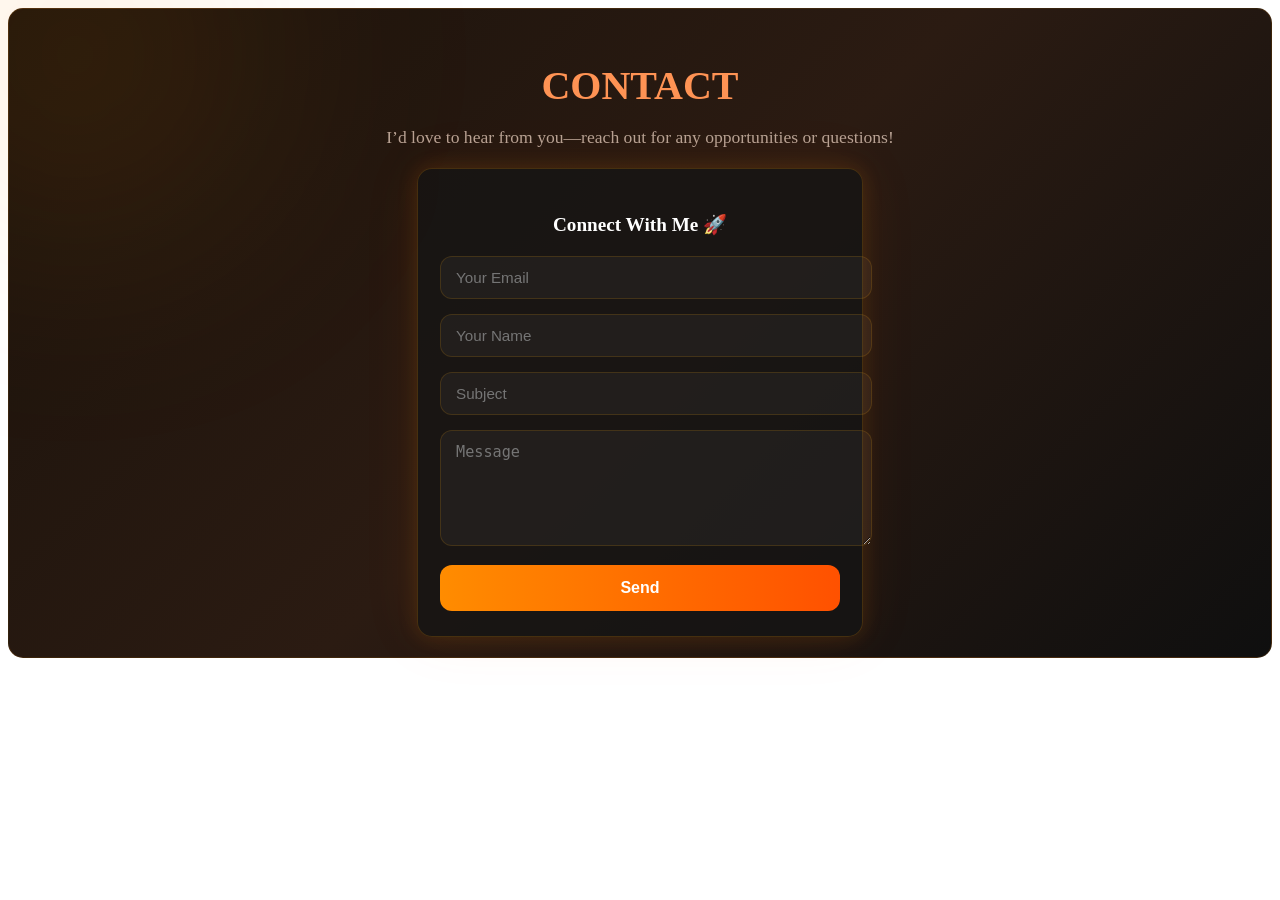
<file: pages/contact.html>
<!DOCTYPE html>
<html lang="en">
<head>
  <meta charset="UTF-8">
  <meta name="viewport" content="width=device-width, initial-scale=1.0">
  <link rel="stylesheet" href="/styles/contact.css">
  <title>Document</title>
</head>
<body>
  <section id="contact" class="contact-section">
    <h2 class="contact-section-title">CONTACT</h2>
    <p class="section-subtitle">I’d love to hear from you—reach out for any opportunities or questions!</p>
  
    <div class="contact-form-container">
      <form class="contact-form" id="contactForm">
        <h3>Connect With Me 🚀</h3>
      
        <input type="email" name="email" autocomplete="off" placeholder="Your Email" required />
        <input type="text" name="name" autocomplete="off" placeholder="Your Name" required />
        <input type="text" name="subject" autocomplete="off" placeholder="Subject" required />
        <textarea name="message" placeholder="Message" rows="5" required></textarea>
      
        <!-- Hidden Inputs -->
        <input type="hidden" name="_captcha" value="false">
        <input type="hidden" name="_template" value="box">
      
        <button type="submit">Send</button>
      </form>      
    </div>
  </section>

  
</body>

</html>
</file>
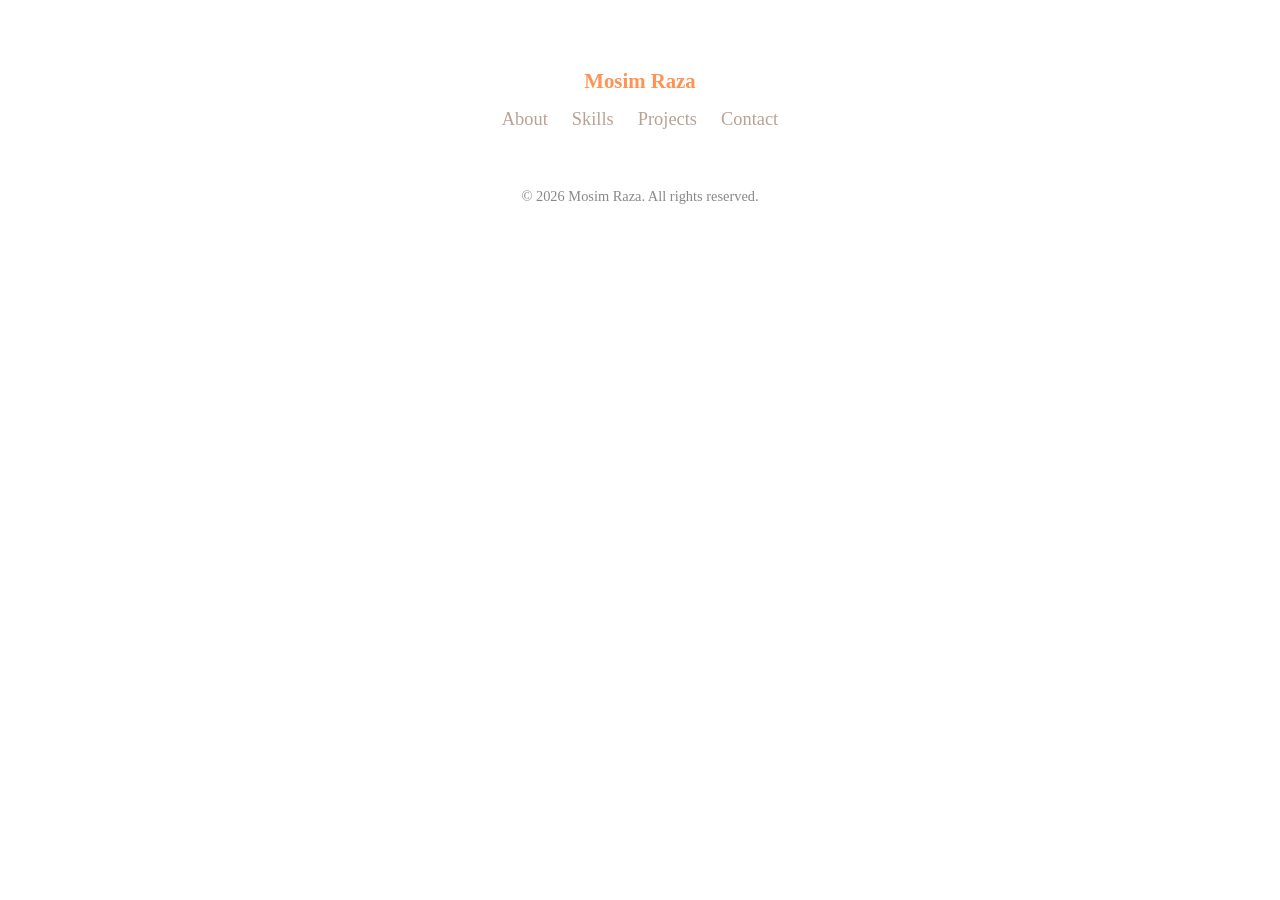
<file: pages/footer.html>
<!DOCTYPE html>
<html lang="en">
<head>
    <meta charset="UTF-8">
    <meta name="viewport" content="width=device-width, initial-scale=1.0">
    <link rel="stylesheet" href="/styles/footer.css">
    <title>Document</title>
</head>
<body>
    <div class="wrapper">

    <footer class="footer">
        <h3 class="footer-name">Mosim Raza</h3>
        <ul class="footer-links">
          <li><a href="#about-section">About</a></li>
          <li><a href="#skills-section">Skills</a></li>
          <li><a href="#projects-section">Projects</a></li>
          <li><a href="#contact-section">Contact</a></li>
        </ul>
        <div class="footer-social">
          <a href="https://x.com" target="_blank"><i class="ri-twitter-x-line"></i></a>
          <a href="https://github.com/mosimrazadev" target="_blank"><i class="ri-github-fill"></i></a>
          <a href="https://www.linkedin.com/in/mosim-raza" target="_blank"><i class="ri-linkedin-fill"></i></a>
          <a href="https://www.instagram.com/alan_mosim786" target="_blank"><i class="ri-instagram-line"></i></a>
          <a href="https://www.facebook.com/share/14hgK2mqRzx/?mibextid=wwXIfr" target="_blank"><i class="ri-facebook-box-fill"></i></a>
        </div>
        <p class="footer-copy">© 2026 Mosim Raza. All rights reserved.</p>
      </footer>
    </div>
      
</body>
</html>
</file>
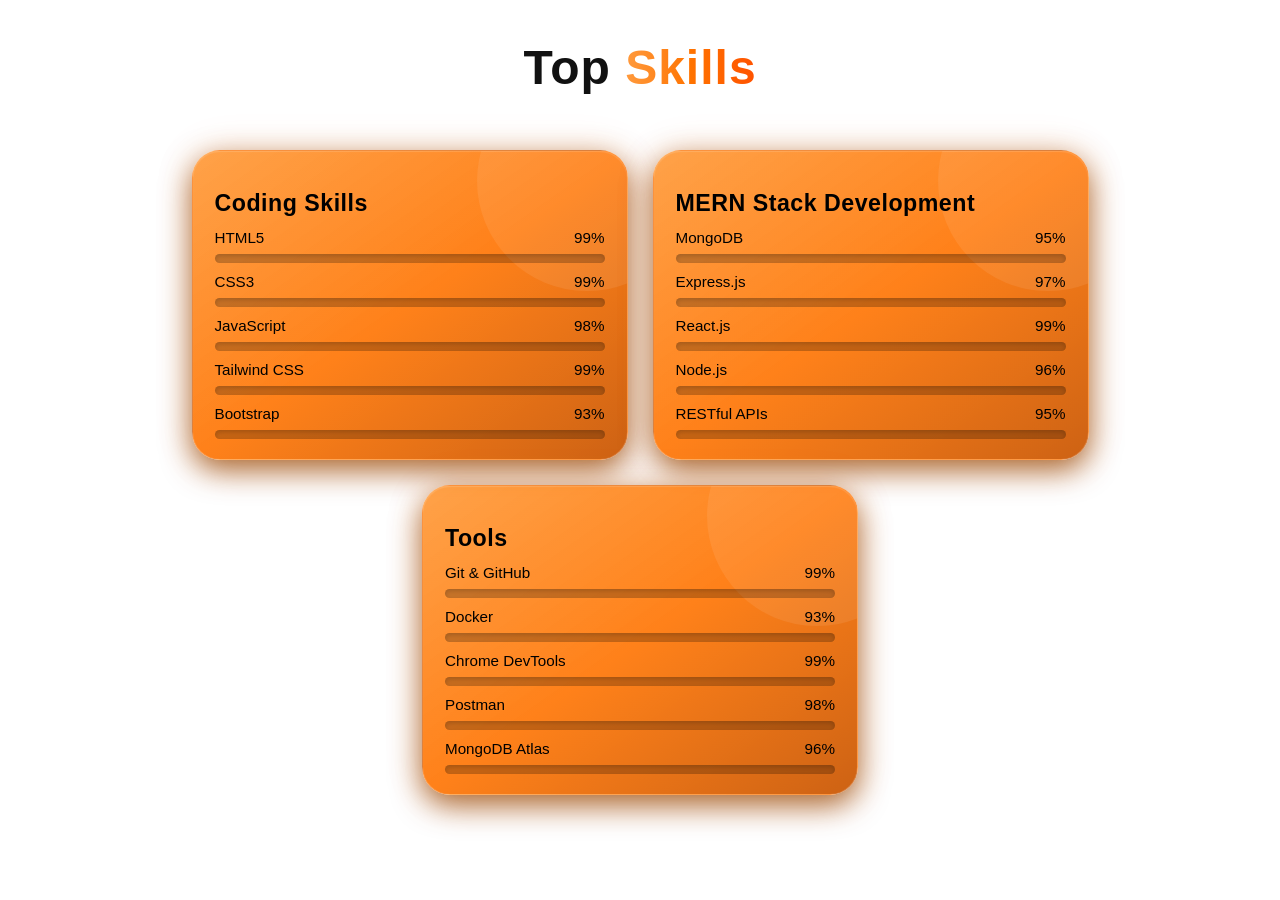
<file: pages/skills.html>
<!doctype html>
<html lang="en">
  <head>
    <meta charset="UTF-8" />
    <meta name="viewport" content="width=device-width, initial-scale=1.0" />
    <title>Top Skills</title>
    <link rel="stylesheet" href="/styles/skills.css" />
  </head>
  <body>
    <section class="skills-section container" id="skills">
      <h2 class="section-title">Top <span>Skills</span></h2>

      <div class="skills-container">
        <div class="skills-box">
          <h3>Coding Skills</h3>

          <div class="skill-bar">
            <div class="info"><span>HTML5</span><span>99%</span></div>
            <div class="bar"><span data-width="99%"></span></div>
          </div>

          <div class="skill-bar">
            <div class="info"><span>CSS3</span><span>99%</span></div>
            <div class="bar"><span data-width="99%"></span></div>
          </div>

          <div class="skill-bar">
            <div class="info"><span>JavaScript</span><span>98%</span></div>
            <div class="bar"><span data-width="98%"></span></div>
          </div>

          <div class="skill-bar">
            <div class="info"><span>Tailwind CSS</span><span>99%</span></div>
            <div class="bar"><span data-width="99%"></span></div>
          </div>

          <div class="skill-bar">
            <div class="info"><span>Bootstrap</span><span>93%</span></div>
            <div class="bar"><span data-width="93%"></span></div>
          </div>
        </div>

        <div class="skills-box">
          <h3>MERN Stack Development</h3>

          <div class="skill-bar">
            <div class="info"><span>MongoDB</span><span>95%</span></div>
            <div class="bar"><span data-width="95%"></span></div>
          </div>

          <div class="skill-bar">
            <div class="info"><span>Express.js</span><span>97%</span></div>
            <div class="bar"><span data-width="97%"></span></div>
          </div>

          <div class="skill-bar">
            <div class="info"><span>React.js</span><span>99%</span></div>
            <div class="bar"><span data-width="99%"></span></div>
          </div>

          <div class="skill-bar">
            <div class="info"><span>Node.js</span><span>96%</span></div>
            <div class="bar"><span data-width="96%"></span></div>
          </div>

          <div class="skill-bar">
            <div class="info"><span>RESTful APIs</span><span>95%</span></div>
            <div class="bar"><span data-width="95%"></span></div>
          </div>
        </div>

        <div class="skills-box">
          <h3>Tools</h3>

          <div class="skill-bar">
            <div class="info"><span>Git & GitHub</span><span>99%</span></div>
            <div class="bar"><span data-width="99%"></span></div>
          </div>

          <div class="skill-bar">
            <div class="info"><span>Docker</span><span>93%</span></div>
            <div class="bar"><span data-width="93%"></span></div>
          </div>

          <div class="skill-bar">
            <div class="info"><span>Chrome DevTools</span><span>99%</span></div>
            <div class="bar"><span data-width="99%"></span></div>
          </div>

          <div class="skill-bar">
            <div class="info"><span>Postman</span><span>98%</span></div>
            <div class="bar"><span data-width="98%"></span></div>
          </div>

          <div class="skill-bar">
            <div class="info"><span>MongoDB Atlas</span><span>96%</span></div>
            <div class="bar"><span data-width="96%"></span></div>
          </div>
        </div>
      </div>
    </section>
  </body>
</html>
</file>
<file: styles/contact.css>
.contact-section {
    background: linear-gradient(135deg, #1a120b, #2b1b12, #0f0f0f);
    padding: 20px 10px;
    border-radius: 15px;
    text-align: center;
    color: #fff;
    border: 1px solid rgba(255, 140, 0, 0.15);
}
  
  .contact-section::before {
  content: "";
  position: absolute;
  width: 350px;
  height: 350px;
  background: rgba(255, 136, 0, 0.12);
  filter: blur(120px);
  top: -120px;
  left: -100px;
  border-radius: 50%;
}

  .contact-section-title {
    font-size: 2.5rem;
    font-weight: 800;
    color: #ff9354;
    margin-bottom: 10px;
  }
  
  .section-subtitle {
    font-size: 1.1rem;
    color: #b8a294;
    margin-bottom: 20px;
  }
  
  .contact-form-container {
    display: flex;
    justify-content: center;
  }
  
  .contact-form {
    border-radius: 15px;
    padding: 25px 22px;
    max-width: 400px;
    width: 100%;
    background: rgba(20, 20, 20, 0.75);
  border: 1px solid rgba(255, 153, 0, 0.2);
  box-shadow:
    0 0 20px rgba(255, 136, 0, 0.15),
    0 0 60px rgba(255, 102, 0, 0.08);
  }
  
  .contact-form h3 {
    color: #fff;
    font-size: 1.2rem;
    margin-bottom: 20px;
  }
  
  .contact-form input,
  .contact-form textarea {
    width: 100%;
  background: rgba(255, 255, 255, 0.04);
  border: 1px solid rgba(255, 166, 0, 0.15);
    color: #fff;
    padding: 12px 15px;
    border-radius: 12px;
    margin-bottom: 15px;
    font-size: 0.95rem;
    transition: border 0.3s ease;
  }
  
  .contact-form input:focus,
  .contact-form textarea:focus {
  outline: none;
  border-color: #ff8800;
  box-shadow: 0 0 15px rgba(255, 136, 0, 0.4);
  background: rgba(255, 255, 255, 0.06);
  }
  
  .contact-form button {
    width: 100%;
    padding: 14px;
     background: linear-gradient(to right, #ff8c00, #ff5100);
    border: none;
    color: white;
    font-size: 1rem;
    font-weight: 600;
    border-radius: 12px;
    cursor: pointer;
    transition: all 0.3s ease;
  }
  
  .contact-form button:hover {
    background: linear-gradient(to right, #ff6a00, #ff3300);
    transform: scale(1.04);
  }

  body.dark .contact-section{
      box-shadow:
    0 0 35px rgba(255, 115, 0, 0.35),
    0 0 80px rgba(255, 102, 0, 0.12);
  }

@media (max-width: 480px) {
  .contact-section {
    margin-top: 0.5rem;
  }

  .contact-section {
    padding: 20px 20px;
  }

}
</file>
<file: styles/footer.css>
.footer {
    background: linear-gradient(#1a120b);
    color: #b8a294;
    text-align: center;
    padding: 2.5rem 1rem;
    margin-bottom: 0;
  }
  
  .footer-name {
    font-size: 1.30rem;
    font-weight: bold;
    color: #ff9354; /* Purple */
    margin-bottom: 1rem;
  }
  

  .footer-links {
    list-style: none;
    padding: 0;
    margin: 1rem 0;
    display: flex;
    justify-content: center;
    flex-wrap: wrap;
    gap: 1.5rem;
  }
  
  .footer-links a {
    color: #b8a294;
    text-decoration: none;
    font-size: 1.15rem;
    font-weight: 500;
    transition: color 0.3s ease;
  }
  
  .footer-links a:hover {
    color: #ff9354;
  }
  
  .footer-social {
    margin: 1rem 0;
  }
  
  .footer-social a {
    color: #b8a294;
    font-size: 1.4rem;
    text-decoration: none;
    margin: 0 0.6rem;
    transition: color 0.3s ease;
  }
  
  .footer-social a:hover {
    color: #ff9354;
  }
  
  .footer-copy {
    font-size: 0.9rem;
    color: #888;
    margin-top: 1rem;
  }

body.dark footer{
    background-color: #111111;
}
</file>
<file: styles/skills.css>
.skills-section {
    color: #111;
    margin-top: 2vh;
    font-family: "Poppins", sans-serif;
}

/* ===== TITLE ===== */

.skills-section h2 {
    color: #111;
}

body.dark .skills-section h2 {
    color: #fff;
}

.section-title {
    font-size: 3rem;
    text-align: center;
    font-weight: 800;
    letter-spacing: 1px;
    margin-bottom: 10px;
}

.section-title span {
    background: linear-gradient(
        to right,
        #ff9a3d,
        #ff7300,
        #ff5200
    );

    -webkit-background-clip: text;
    -webkit-text-fill-color: transparent;
}

/* ===== CONTAINER ===== */

.skills-container {
    display: flex;
    flex-wrap: wrap;
    gap: 25px;
    justify-content: center;
    margin-top: 55px;
}

/* ===== PREMIUM GLASS CARD ===== */

.skills-box {

    background: linear-gradient(
        145deg,
        rgba(255, 140, 30, 0.85),
        rgba(255, 115, 0, 0.92),
        rgba(201, 85, 0, 0.92)
    );

    padding: 0 22px;
    padding-top: 16px;
    padding-bottom: 20px;

    border-radius: 28px;

    width: 100%;
    max-width: 390px;

    cursor: pointer;

    position: relative;

    overflow: hidden;

    border: 1px solid rgba(255,255,255,0.18);

    transition: all 0.4s ease;

    box-shadow:
        0 10px 30px rgba(151, 68, 0, 0.815),
        0 0 40px rgba(255,115,0,0.12),
        inset 0 1px 1px rgba(255,255,255,0.15);
}

/* premium shine */

.skills-box::before {

    content: "";

    position: absolute;

    top: -80px;
    right: -70px;

    width: 220px;
    height: 220px;

    background: rgba(255,255,255,0.08);

    border-radius: 50%;
}

/* subtle glow */

.skills-box::after {

    content: "";

    position: absolute;

    inset: 0;

    background: linear-gradient(
        to bottom right,
        rgba(255,255,255,0.05),
        transparent
    );

    pointer-events: none;
}

/* HOVER */

.skills-box:hover {

    transform: translateY(-10px) scale(1.02);

    box-shadow:
        0 18px 45px rgba(255, 115, 0, 0.692),
        0 0 70px rgba(255,140,0,0.18);
}

/* ===== BOX TITLE ===== */

.skills-box h3 {

    font-size: 1.45rem;

    margin-bottom: 12px;

    color: #000000;

    font-weight: 700;

    letter-spacing: 0.5px;

    position: relative;
    z-index: 2;
}

/* ===== SKILL BAR ===== */

.skill-bar {

    margin-bottom: 10px;

    position: relative;
    z-index: 2;
}

.skill-bar:last-child {
    margin-bottom: 0;
}

/* text colors improved */

.skill-bar .info {

    display: flex;

    justify-content: space-between;

    margin-bottom: 8px;

    font-weight: 500;

    color: #000000;

    font-size: 0.95rem;
}

/* ===== BAR BACKGROUND ===== */

.bar {

    background: rgba(0,0,0,0.22);

    height: 9px;

    border-radius: 30px;

    overflow: hidden;

    position: relative;

    box-shadow:
        inset 0 2px 5px rgba(0,0,0,0.18);
}

/* ===== FILL ===== */

.bar span {

    display: block;

    height: 100%;

    width: 0;

    background: linear-gradient(
        to right,
        #e6e6e6,
        #dfc1ad
    );

    border-radius: 30px;

    transition: width 1.8s ease;

    box-shadow:
        0 0 12px rgba(255,255,255,0.55),
        0 0 20px rgba(255,255,255,0.25);
}

/* ===== RESPONSIVE ===== */

@media (max-width: 768px) {


    .skills-section {
        margin-top: -2rem;
    }

    .section-title {
        font-size: 2.3rem;
    }

    .skills-container {
        gap: 18px;
    }

    .skills-box {
        padding: 18px;
        border-radius: 22px;
    }

    .skills-box h3 {
        font-size: 1.25rem;
    }

    .skill-bar .info {
        font-size: 0.88rem;
    }
}


@media (max-width: 480px) {

    .skills-section {
        margin-top: -4rem;
    }

}
</file>
